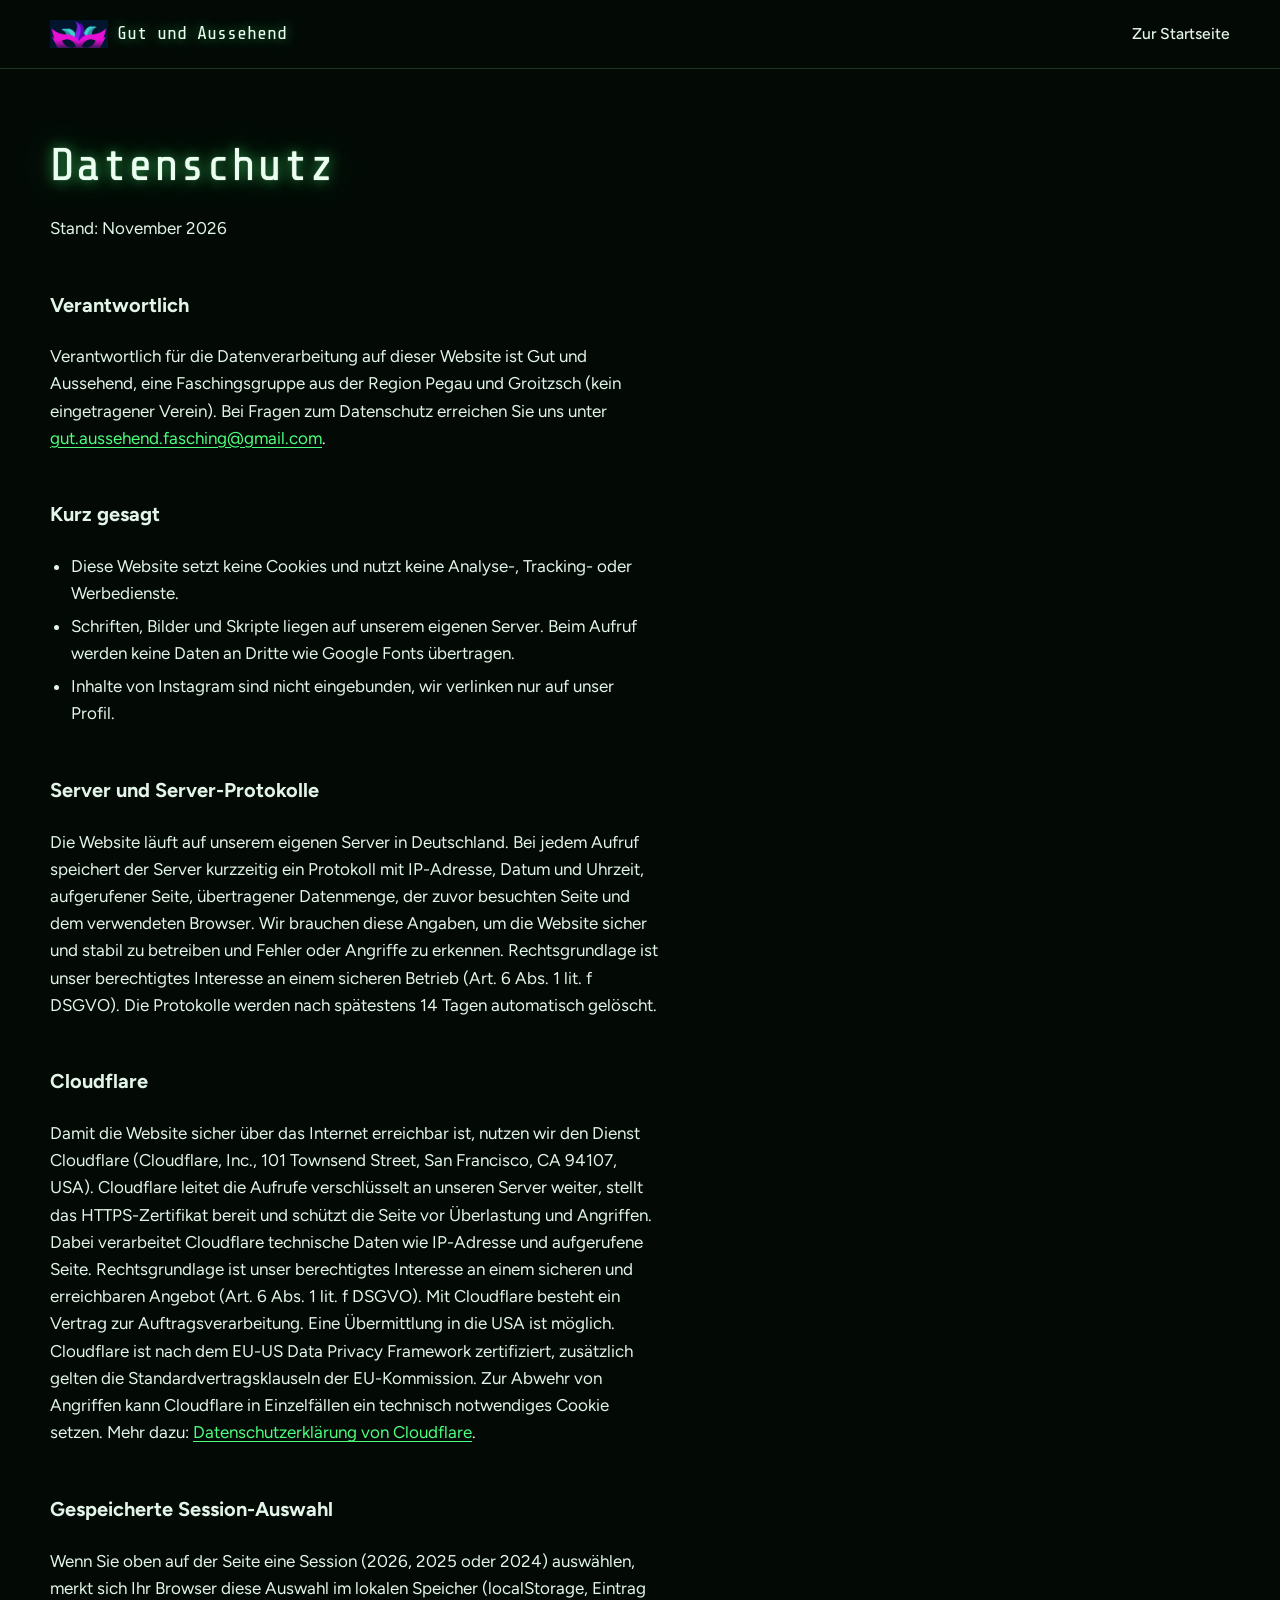
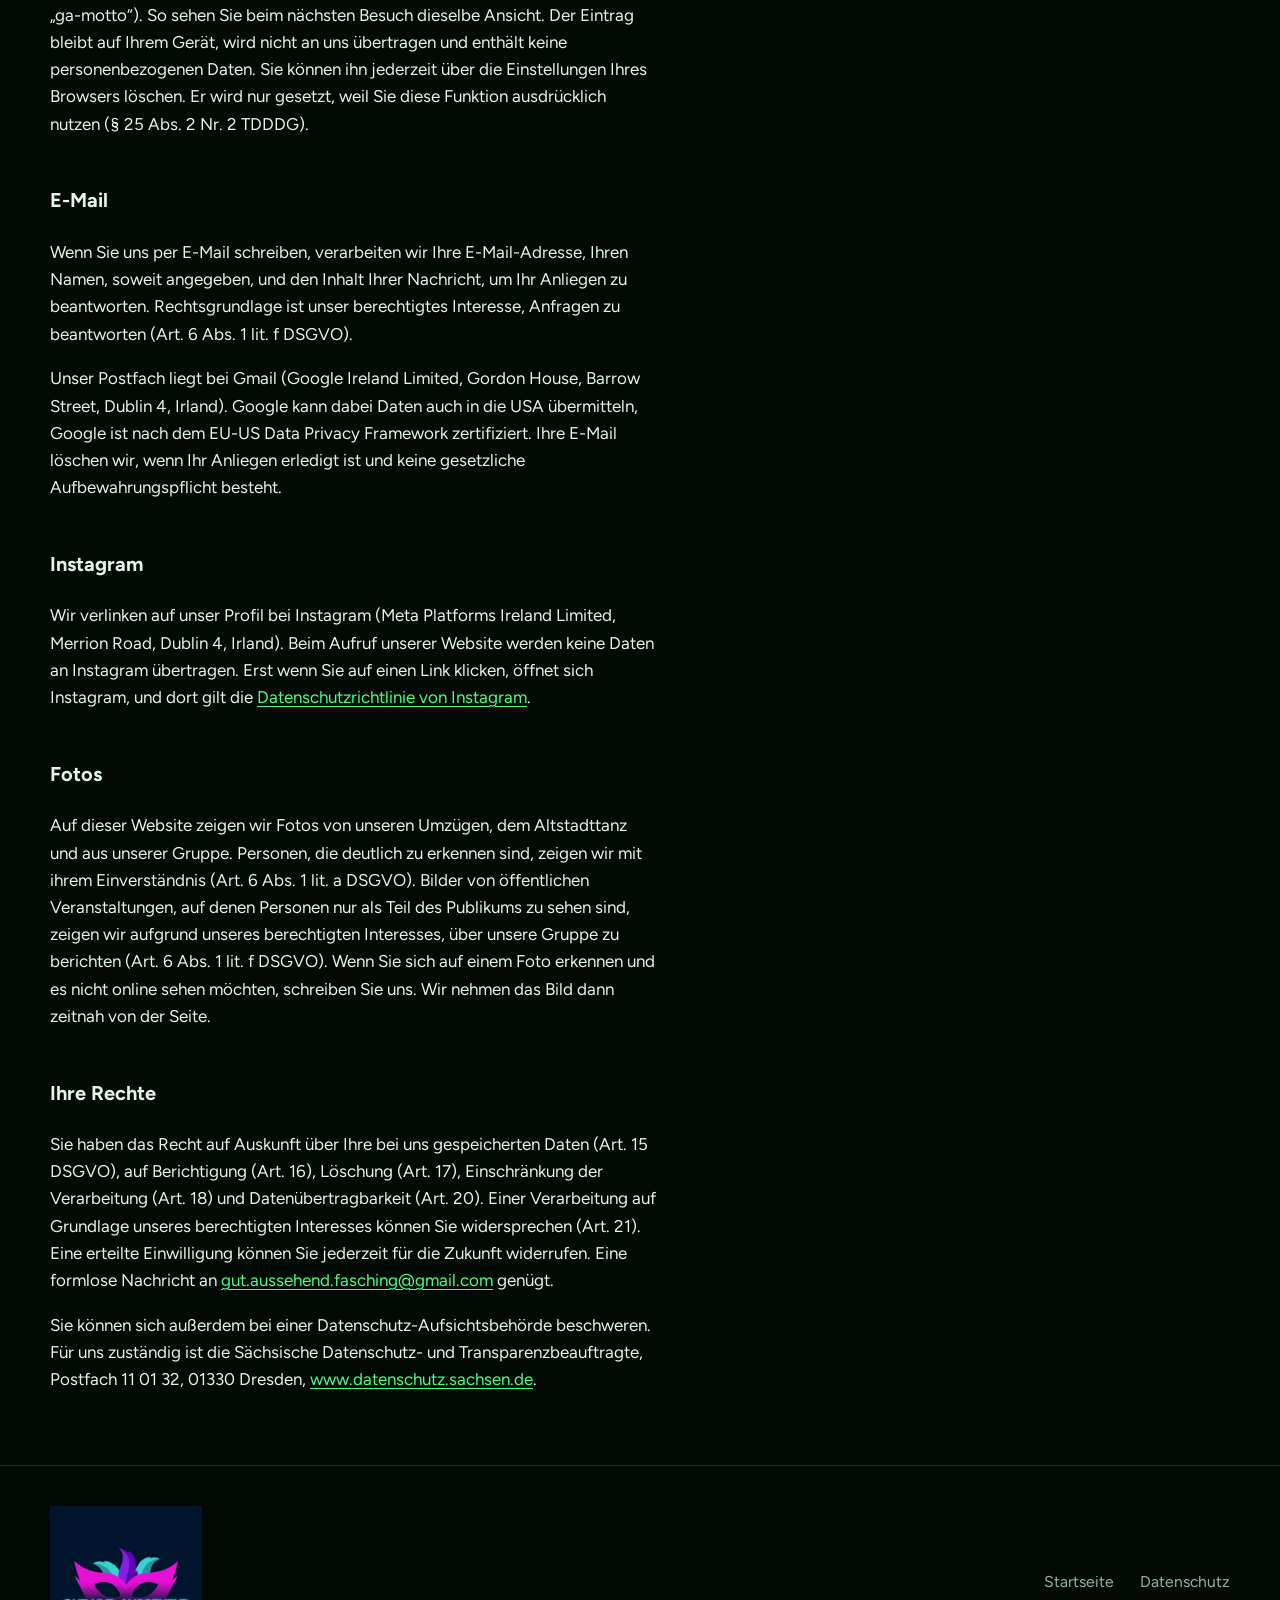
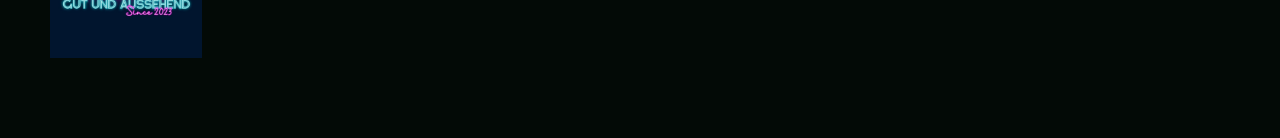
<file: datenschutz.html>
<!doctype html>
<html lang="de" data-motto="matrix">
<head>
<meta charset="utf-8">
<meta name="viewport" content="width=device-width, initial-scale=1, viewport-fit=cover">
<title>Datenschutz – Gut und Aussehend</title>
<meta name="theme-color" content="#05152c">
<link rel="icon" href="/favicon.ico" sizes="48x48">
<link rel="icon" type="image/png" sizes="96x96" href="/assets/img/favicon-96.png">
<link rel="icon" type="image/png" sizes="192x192" href="/assets/img/favicon-192.png">
<link rel="stylesheet" href="assets/css/site.css?v=20261117a">
</head>
<body>
<script>
  /* Gewählte Session vor dem ersten Zeichnen setzen, damit die Seite nicht kurz im falschen Look erscheint. */
  try { var gaM = localStorage.getItem("ga-motto"); if (/^(matrix|wip|up)$/.test(gaM || "")) document.documentElement.setAttribute("data-motto", gaM); } catch (e) {}
</script>
<header class="site-head">
  <div class="wrap site-head__in">
    <a class="brand" href="index.html" aria-label="Gut und Aussehend, zur Startseite">
      <img src="assets/img/logo-maske.png" width="288" height="138" alt="">
      <span>Gut und Aussehend</span>
    </a>
    <nav class="nav" aria-label="Navigation"><a href="index.html">Zur Startseite</a></nav>
  </div>
</header>
<main class="wrap legal">
  <h1 class="neon">Datenschutz</h1>
  <div class="prose">
    <p>Stand: November 2026</p>

    <h2>Verantwortlich</h2>
    <p>Verantwortlich für die Datenverarbeitung auf dieser Website ist Gut und Aussehend, eine Faschingsgruppe aus der Region Pegau und Groitzsch (kein eingetragener Verein). Bei Fragen zum Datenschutz erreichen Sie uns unter <a href="mailto:gut.aussehend.fasching@gmail.com">gut.aussehend.fasching@gmail.com</a>.</p>

    <h2>Kurz gesagt</h2>
    <ul>
      <li>Diese Website setzt keine Cookies und nutzt keine Analyse-, Tracking- oder Werbedienste.</li>
      <li>Schriften, Bilder und Skripte liegen auf unserem eigenen Server. Beim Aufruf werden keine Daten an Dritte wie Google Fonts übertragen.</li>
      <li>Inhalte von Instagram sind nicht eingebunden, wir verlinken nur auf unser Profil.</li>
    </ul>

    <h2>Server und Server-Protokolle</h2>
    <p>Die Website läuft auf unserem eigenen Server in Deutschland. Bei jedem Aufruf speichert der Server kurzzeitig ein Protokoll mit IP-Adresse, Datum und Uhrzeit, aufgerufener Seite, übertragener Datenmenge, der zuvor besuchten Seite und dem verwendeten Browser. Wir brauchen diese Angaben, um die Website sicher und stabil zu betreiben und Fehler oder Angriffe zu erkennen. Rechtsgrundlage ist unser berechtigtes Interesse an einem sicheren Betrieb (Art. 6 Abs. 1 lit. f DSGVO). Die Protokolle werden nach spätestens 14 Tagen automatisch gelöscht.</p>

    <h2>Cloudflare</h2>
    <p>Damit die Website sicher über das Internet erreichbar ist, nutzen wir den Dienst Cloudflare (Cloudflare, Inc., 101 Townsend Street, San Francisco, CA 94107, USA). Cloudflare leitet die Aufrufe verschlüsselt an unseren Server weiter, stellt das HTTPS-Zertifikat bereit und schützt die Seite vor Überlastung und Angriffen. Dabei verarbeitet Cloudflare technische Daten wie IP-Adresse und aufgerufene Seite. Rechtsgrundlage ist unser berechtigtes Interesse an einem sicheren und erreichbaren Angebot (Art. 6 Abs. 1 lit. f DSGVO). Mit Cloudflare besteht ein Vertrag zur Auftragsverarbeitung. Eine Übermittlung in die USA ist möglich. Cloudflare ist nach dem EU-US Data Privacy Framework zertifiziert, zusätzlich gelten die Standardvertragsklauseln der EU-Kommission. Zur Abwehr von Angriffen kann Cloudflare in Einzelfällen ein technisch notwendiges Cookie setzen. Mehr dazu: <a href="https://www.cloudflare.com/de-de/privacypolicy/" rel="noopener">Datenschutzerklärung von Cloudflare</a>.</p>

    <h2>Gespeicherte Session-Auswahl</h2>
    <p>Wenn Sie oben auf der Seite eine Session (2026, 2025 oder 2024) auswählen, merkt sich Ihr Browser diese Auswahl im lokalen Speicher (localStorage, Eintrag „ga-motto“). So sehen Sie beim nächsten Besuch dieselbe Ansicht. Der Eintrag bleibt auf Ihrem Gerät, wird nicht an uns übertragen und enthält keine personenbezogenen Daten. Sie können ihn jederzeit über die Einstellungen Ihres Browsers löschen. Er wird nur gesetzt, weil Sie diese Funktion ausdrücklich nutzen (§ 25 Abs. 2 Nr. 2 TDDDG).</p>

    <h2 id="email">E-Mail</h2>
    <p>Wenn Sie uns per E-Mail schreiben, verarbeiten wir Ihre E-Mail-Adresse, Ihren Namen, soweit angegeben, und den Inhalt Ihrer Nachricht, um Ihr Anliegen zu beantworten. Rechtsgrundlage ist unser berechtigtes Interesse, Anfragen zu beantworten (Art. 6 Abs. 1 lit. f DSGVO).</p>
    <p>Unser Postfach liegt bei Gmail (Google Ireland Limited, Gordon House, Barrow Street, Dublin 4, Irland). Google kann dabei Daten auch in die USA übermitteln, Google ist nach dem EU-US Data Privacy Framework zertifiziert. Ihre E-Mail löschen wir, wenn Ihr Anliegen erledigt ist und keine gesetzliche Aufbewahrungspflicht besteht.</p>

    <h2>Instagram</h2>
    <p>Wir verlinken auf unser Profil bei Instagram (Meta Platforms Ireland Limited, Merrion Road, Dublin 4, Irland). Beim Aufruf unserer Website werden keine Daten an Instagram übertragen. Erst wenn Sie auf einen Link klicken, öffnet sich Instagram, und dort gilt die <a href="https://privacycenter.instagram.com/policy" rel="noopener">Datenschutzrichtlinie von Instagram</a>.</p>

    <h2>Fotos</h2>
    <p>Auf dieser Website zeigen wir Fotos von unseren Umzügen, dem Altstadttanz und aus unserer Gruppe. Personen, die deutlich zu erkennen sind, zeigen wir mit ihrem Einverständnis (Art. 6 Abs. 1 lit. a DSGVO). Bilder von öffentlichen Veranstaltungen, auf denen Personen nur als Teil des Publikums zu sehen sind, zeigen wir aufgrund unseres berechtigten Interesses, über unsere Gruppe zu berichten (Art. 6 Abs. 1 lit. f DSGVO). Wenn Sie sich auf einem Foto erkennen und es nicht online sehen möchten, schreiben Sie uns. Wir nehmen das Bild dann zeitnah von der Seite.</p>

    <h2>Ihre Rechte</h2>
    <p>Sie haben das Recht auf Auskunft über Ihre bei uns gespeicherten Daten (Art. 15 DSGVO), auf Berichtigung (Art. 16), Löschung (Art. 17), Einschränkung der Verarbeitung (Art. 18) und Datenübertragbarkeit (Art. 20). Einer Verarbeitung auf Grundlage unseres berechtigten Interesses können Sie widersprechen (Art. 21). Eine erteilte Einwilligung können Sie jederzeit für die Zukunft widerrufen. Eine formlose Nachricht an <a href="mailto:gut.aussehend.fasching@gmail.com">gut.aussehend.fasching@gmail.com</a> genügt.</p>
    <p>Sie können sich außerdem bei einer Datenschutz-Aufsichtsbehörde beschweren. Für uns zuständig ist die Sächsische Datenschutz- und Transparenzbeauftragte, Postfach 11 01 32, 01330 Dresden, <a href="https://www.datenschutz.sachsen.de" rel="noopener">www.datenschutz.sachsen.de</a>.</p>
  </div>
</main>
<footer class="site-foot">
  <div class="wrap site-foot__in">
    <img src="assets/img/logo.png" width="398" height="396" alt="Logo Gut und Aussehend, Since 2023">
    <nav aria-label="Rechtliches"><a href="index.html">Startseite</a><a href="datenschutz.html">Datenschutz</a></nav>
  </div>
</footer>
</body>
</html>
</file>
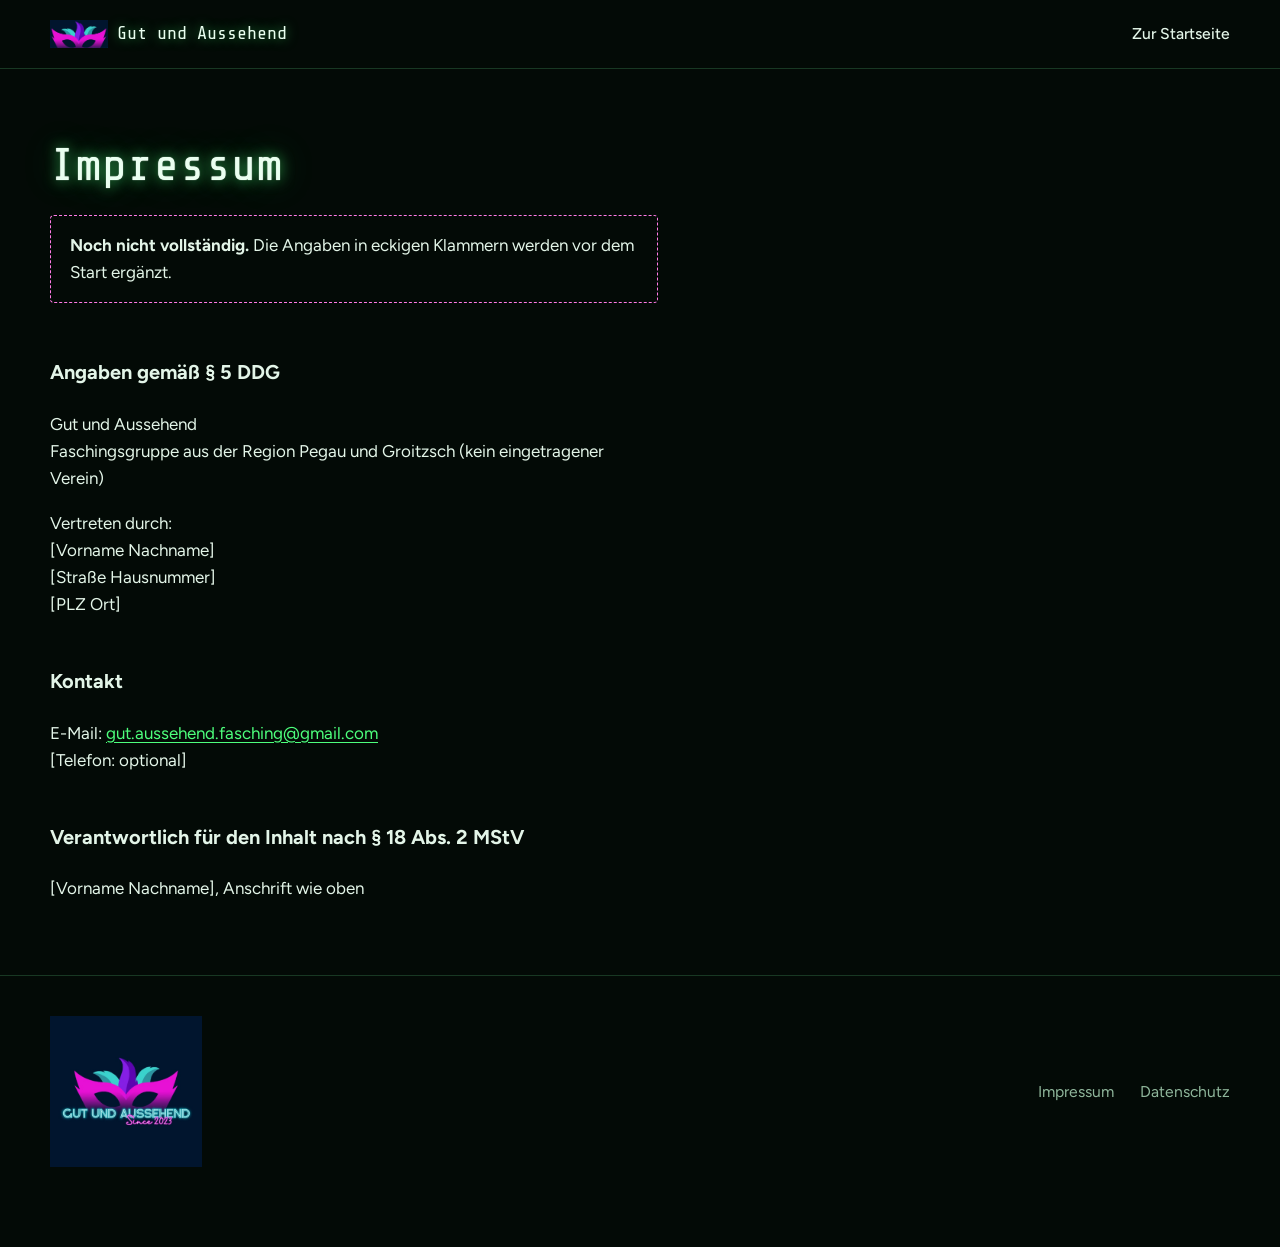
<file: impressum.html>
<!doctype html>
<html lang="de" data-motto="matrix">
<head>
<meta charset="utf-8">
<meta name="viewport" content="width=device-width, initial-scale=1, viewport-fit=cover">
<title>Impressum – Gut und Aussehend</title>
<meta name="theme-color" content="#05152c">
<link rel="icon" type="image/png" href="assets/img/favicon.png">
<link rel="stylesheet" href="assets/css/site.css?v=20261110a">
</head>
<body>
<script>
  /* Gewählte Session vor dem ersten Zeichnen setzen, damit die Seite nicht kurz im falschen Look erscheint. */
  try { var gaM = localStorage.getItem("ga-motto"); if (/^(matrix|wip|up)$/.test(gaM || "")) document.documentElement.setAttribute("data-motto", gaM); } catch (e) {}
</script>
<header class="site-head">
  <div class="wrap site-head__in">
    <a class="brand" href="index.html" aria-label="Gut und Aussehend, zur Startseite">
      <img src="assets/img/logo-maske.png" width="288" height="138" alt="">
      <span>Gut und Aussehend</span>
    </a>
    <nav class="nav" aria-label="Navigation"><a href="index.html">Zur Startseite</a></nav>
  </div>
</header>
<main class="wrap legal">
  <h1 class="neon">Impressum</h1>
  <p class="notice"><strong>Noch nicht vollständig.</strong> Die Angaben in eckigen Klammern werden vor dem Start ergänzt.</p>
  <div class="prose">
    <h2>Angaben gemäß § 5 DDG</h2>
    <p>Gut und Aussehend<br>
    Faschingsgruppe aus der Region Pegau und Groitzsch (kein eingetragener Verein)</p>
    <p>Vertreten durch:<br>
    [Vorname Nachname]<br>
    [Straße Hausnummer]<br>
    [PLZ Ort]</p>

    <h2>Kontakt</h2>
    <p>E-Mail: <a href="mailto:gut.aussehend.fasching@gmail.com">gut.aussehend.fasching@gmail.com</a><br>
    [Telefon: optional]</p>

    <h2>Verantwortlich für den Inhalt nach § 18 Abs. 2 MStV</h2>
    <p>[Vorname Nachname], Anschrift wie oben</p>
  </div>
</main>
<footer class="site-foot">
  <div class="wrap site-foot__in">
    <img src="assets/img/logo.png" width="398" height="396" alt="Logo Gut und Aussehend, Since 2023">
    <nav aria-label="Rechtliches"><a href="impressum.html">Impressum</a><a href="datenschutz.html">Datenschutz</a></nav>
  </div>
</footer>
</body>
</html>
</file>
<file: assets/css/site.css>
/* Gut und Aussehend – Website
   Layout: dunkle Bühne, eine Spalte bis 1180px. Die Fotos tragen die Seite.
   Die ganze Seite wechselt ihr Aussehen mit dem Motto der gewählten Session:
   data-motto am <html>-Element setzt Farben, Schrift und Deko (siehe "Mottos" unten). */

@font-face { font-family: "Tilt Neon"; src: url("../fonts/tilt-neon-400.woff2") format("woff2"); font-weight: 400; font-style: normal; font-display: swap; }
@font-face { font-family: "Figtree"; src: url("../fonts/figtree-var.woff2") format("woff2"); font-weight: 300 900; font-style: normal; font-display: swap; }
@font-face { font-family: "Share Tech Mono"; src: url("../fonts/share-tech-mono-400.woff2") format("woff2"); font-weight: 400; font-style: normal; font-display: swap; }
@font-face { font-family: "Saira Stencil One"; src: url("../fonts/saira-stencil-one-400.woff2") format("woff2"); font-weight: 400; font-style: normal; font-display: swap; }
@font-face { font-family: "Fredoka"; src: url("../fonts/fredoka-var.woff2") format("woff2"); font-weight: 300 700; font-style: normal; font-display: swap; }
@font-face { font-family: "Yellowtail"; src: url("../fonts/yellowtail-400.woff2") format("woff2"); font-weight: 400; font-style: normal; font-display: swap; }

:root {
  color-scheme: dark;

  /* Farben aus dem Logo */
  --night: #05152c;      /* Logo-Hintergrund, Seitenfläche */
  --deep: #030d1c;       /* Fußzeile, Bildhintergründe */
  --raised: #0b2242;     /* abgesetzte Flächen */
  --line: #1c3a63;       /* Haarlinien */
  --ink: #edf5fb;        /* Fließtext */
  --muted: #a3b8cd;      /* Nebentext */
  --magenta: #d432ce;    /* Maske */
  --pink: #ff7be6;       /* Neonpink für Schrift */
  --violet: #7a28dc;     /* mittlere Feder */
  --cyan: #7fe4e2;       /* Neonschriftzug */
  --matrix: #4dff7c;     /* nur im Abschnitt zum Wagen 2026 */
  --hazard: #ffd21f;     /* nur beim Motto Work in Progress */
  --sky: #8fd3ff;        /* nur beim Motto Up */
  --paper: #f3f7fb;      /* helle Flächen, z. B. Sprunglink */

  /* Rollen, die jedes Motto neu belegt */
  --accent: var(--cyan);         /* Links, Auszeichnungen, Leuchtschrift */
  --accent-rgb: 127, 228, 226;
  --accent2: var(--pink);        /* Zweitfarbe: Schreibschrift, Preise, Kennzahlen */
  --accent2-rgb: 255, 123, 230;
  --heading: #f4ffff;            /* Farbe der Leuchtschrift */
  --btn-a: #c21fbd;
  --btn-b: var(--violet);
  --btn-ink: #ffffff;
  --paper-ink: #0b1b33;
  --draft: #ff7be6;      /* Entwurfsmarkierungen, unabhängig vom Motto */

  /* Schrift */
  --f-display: "Tilt Neon", "Trebuchet MS", "Segoe UI", system-ui, sans-serif;
  --f-body: "Figtree", "Segoe UI", system-ui, -apple-system, "Helvetica Neue", Arial, sans-serif;
  --f-script: "Yellowtail", "Brush Script MT", "Segoe Script", cursive;
  --f-mono: ui-monospace, "SF Mono", Menlo, Consolas, monospace;

  --t-hero: clamp(2.5rem, 5.4vw, 4.4rem);
  --t-h2: clamp(1.9rem, 3.6vw, 2.9rem);
  --t-h3: 1.3rem;
  --t-body: 1.0625rem;
  --t-small: 0.9rem;

  --gutter: clamp(16px, 4vw, 40px);
  --gap: 12px;
  --radius: 4px;
  --glow-cyan: 0 0 1px #fff, 0 0 14px rgba(var(--accent-rgb), 0.7), 0 0 38px rgba(var(--accent-rgb), 0.3);
  --glow-pink: 0 0 12px rgba(var(--accent2-rgb), 0.65), 0 0 34px rgba(var(--accent2-rgb), 0.3);
}

*, *::before, *::after { box-sizing: border-box; }

html { scroll-behavior: smooth; scroll-padding-top: 9.8rem; -webkit-text-size-adjust: 100%; }

body {
  margin: 0;
  background: var(--night);
  color: var(--ink);
  font-family: var(--f-body);
  font-size: var(--t-body);
  line-height: 1.6;
  overflow-x: hidden;
  transition: background-color 0.4s ease, color 0.4s ease;
}

[hidden] { display: none !important; }
img { display: block; max-width: 100%; height: auto; }
a { color: var(--accent); text-underline-offset: 0.18em; }
a:hover { color: var(--heading); }
:focus-visible { outline: 2px solid var(--accent); outline-offset: 3px; border-radius: 2px; }
p { margin: 0; }
ul, ol { margin: 0; padding: 0; list-style: none; }
h1, h2, h3 { margin: 0; font-weight: 400; text-wrap: balance; }

.wrap { width: min(100% - 2 * var(--gutter), 1180px); margin-inline: auto; }
.sr-only { position: absolute; width: 1px; height: 1px; overflow: hidden; clip-path: inset(50%); white-space: nowrap; }
.skip { position: absolute; left: var(--gutter); top: -4rem; z-index: 50; background: var(--paper); color: var(--paper-ink); padding: 0.6rem 1rem; border-radius: var(--radius); }
.skip:focus { top: 0.6rem; color: var(--paper-ink); }

/* ---------- Schriftrollen ---------- */
.neon { font-family: var(--f-display); color: var(--heading); text-shadow: var(--glow-cyan); letter-spacing: 0.01em; line-height: 1.08; }
.script { font-family: var(--f-script); color: var(--accent2); text-shadow: var(--glow-pink); font-size: 1.7rem; line-height: 1; }
.lead { font-size: 1.2rem; line-height: 1.55; color: var(--ink); max-width: 36rem; }
.prose { display: grid; gap: 1.1rem; max-width: 38rem; min-width: 0; }
.prose p { color: var(--ink); }
.small { font-size: var(--t-small); color: var(--muted); }

/* ---------- Buttons ---------- */
.btn {
  display: inline-flex; align-items: center; justify-content: center; gap: 0.5rem;
  min-height: 3rem; padding: 0.7rem 1.5rem;
  font: 700 1rem/1.2 var(--f-body); letter-spacing: 0.01em; text-decoration: none;
  color: var(--btn-ink); background: linear-gradient(135deg, var(--btn-a), var(--btn-b));
  border: 0; border-radius: 999px; cursor: pointer;
  box-shadow: 0 0 0 1px rgba(var(--accent2-rgb), 0.35), 0 6px 26px rgba(var(--accent2-rgb), 0.35);
  transition: box-shadow 0.2s ease, transform 0.2s ease;
}
.btn:hover { color: var(--btn-ink); box-shadow: 0 0 0 1px rgba(var(--accent2-rgb), 0.7), 0 8px 34px rgba(var(--accent2-rgb), 0.55); transform: translateY(-1px); }
.btn--ghost { background: transparent; color: var(--accent); box-shadow: inset 0 0 0 1.5px var(--accent); }
.btn--ghost:hover { color: #fff; box-shadow: inset 0 0 0 1.5px #fff, 0 0 22px rgba(var(--accent-rgb), 0.35); }
.btn--small { min-height: 2.5rem; padding: 0.45rem 1.1rem; font-size: 0.95rem; }

/* ---------- Kopf ---------- */
.site-head { position: sticky; top: env(safe-area-inset-top, 0px); z-index: 40; background: var(--night); border-bottom: 1px solid var(--line); }
.site-head__in { display: flex; align-items: center; justify-content: space-between; gap: 1rem; min-height: 4.25rem; flex-wrap: wrap; }
.brand { display: inline-flex; align-items: center; gap: 0.6rem; text-decoration: none; color: var(--heading); }
.brand img { width: 3.6rem; height: auto; }
.brand span { font-family: var(--f-display); font-size: 1.15rem; text-shadow: 0 0 12px rgba(var(--accent-rgb), 0.55); white-space: nowrap; }
.nav { display: flex; align-items: center; gap: clamp(0.9rem, 2vw, 1.7rem); flex-wrap: wrap; }
.nav a:not(.btn) { color: var(--ink); text-decoration: none; font-weight: 500; font-size: 0.98rem; padding-block: 0.4rem; }
.nav a:not(.btn):hover { color: var(--accent); }
.nav-toggle { display: none; align-items: center; gap: 0.5rem; min-height: 2.6rem; padding: 0.4rem 0.9rem; background: transparent; color: var(--ink); font: 600 0.95rem var(--f-body); border: 1px solid var(--line); border-radius: 999px; cursor: pointer; }
.nav-toggle::before { content: ""; width: 1.1rem; height: 0.7rem; border-block: 2px solid currentColor; }

@media (max-width: 899px) {
  .js .nav-toggle { display: inline-flex; }
  .js .nav { display: none; width: 100%; flex-direction: column; align-items: flex-start; gap: 0.2rem; padding-bottom: 1rem; }
  .js .nav.is-open { display: flex; }
  .js .nav a:not(.btn) { width: 100%; padding-block: 0.7rem; border-bottom: 1px solid var(--line); font-size: 1.05rem; }
  .js .nav .btn { margin-top: 0.8rem; }
}

/* ---------- Session-Auswahl im Kopf ---------- */
.motto-row { display: flex; align-items: center; gap: 0.9rem; padding-block: 0 0.7rem; }
.motto-row__label { font: 600 0.78rem/1.2 var(--f-body); letter-spacing: 0.14em; text-transform: uppercase; color: var(--muted); }
.motto-bar { display: flex; flex-wrap: wrap; gap: 0.5rem; min-width: 0; }
.motto-bar button { display: inline-flex; flex-direction: column; align-items: flex-start; gap: 0.1rem; min-height: 2.6rem; padding: 0.42rem 1.15rem 0.48rem; text-align: left; background: transparent; color: var(--ink); font: 600 0.95rem/1.15 var(--f-body); border: 1.5px solid var(--line); border-radius: 1.1rem; cursor: pointer; transition: border-color 0.2s ease, background-color 0.3s ease, color 0.3s ease; }
.motto-bar button .mb__top { display: inline-flex; align-items: baseline; gap: 0.45rem; }
.motto-bar button .mb__year { font-variant-numeric: tabular-nums; color: var(--muted); font-weight: 500; }
.motto-bar button .mb__sub { font-size: 0.76rem; font-weight: 500; color: var(--muted); letter-spacing: 0.01em; }
.motto-bar button:hover { border-color: var(--accent); }
.motto-bar button[aria-pressed="true"] { background: var(--accent); border-color: var(--accent); color: var(--btn-ink-on-accent); box-shadow: 0 0 22px rgba(var(--accent-rgb), 0.35); }
.motto-bar button[aria-pressed="true"] .mb__year, .motto-bar button[aria-pressed="true"] .mb__sub { color: inherit; opacity: 0.8; }
@media (max-width: 640px) {
  .motto-row__label { display: none; }
  .motto-bar { flex-wrap: nowrap; width: 100%; }
  .motto-bar { gap: 0.4rem; }
  .motto-bar button { flex: 1 1 0; min-width: 0; align-items: center; text-align: center; gap: 0.05rem; min-height: 2.9rem; padding: 0.32rem 0.35rem 0.38rem; font-size: 0.8rem; line-height: 1.12; border-radius: 0.9rem; }
  .motto-bar button .mb__top { flex-direction: column; align-items: center; gap: 0; }
  .motto-bar button .mb__year { font-size: 0.68rem; }
  .motto-bar button .mb__sub { font-size: 0.64rem; }
}
.site-head::after { content: ""; display: none; height: 0.45rem; background: repeating-linear-gradient(-45deg, var(--hazard) 0 1rem, #0c0c0c 1rem 2rem); }
:root[data-motto="wip"] .site-head { border-bottom: 0; }
:root[data-motto="wip"] .site-head::after { display: block; }

/* ---------- Hero ---------- */
.hero { position: relative; overflow: hidden; isolation: isolate; }
.hero__media { position: absolute; inset: 0 auto 0 0; width: 60%; z-index: -1; }
.hero__media img[data-for="up"] { object-position: 55% 45%; }
.hero__media img[data-for="wip"] { object-position: 45% 55%; }
.hero__media img { position: absolute; inset: 0; width: 100%; height: 100%; object-fit: cover; object-position: 24% 62%; -webkit-mask-image: linear-gradient(90deg, #000 58%, transparent 100%); mask-image: linear-gradient(90deg, #000 58%, transparent 100%); }
.hero__in { display: grid; grid-template-columns: minmax(0, 1fr) minmax(0, 31rem); align-items: center; min-height: clamp(27rem, 45vw, 38rem); padding-block: 3.5rem; }
.hero__text { grid-column: 2; display: grid; gap: 1.3rem; justify-items: start; min-width: 0; }
.hero h1 { font-size: var(--t-hero); }
.hero__proof { display: inline-flex; align-items: baseline; gap: 0.6rem; flex-wrap: wrap; padding: 0.5rem 0.9rem; border: 1px solid rgba(var(--accent2-rgb), 0.5); border-radius: 999px; font-size: 0.95rem; color: var(--ink); text-decoration: none; }
.hero__proof strong { color: var(--accent2); font-weight: 700; }
.hero__proof:hover { color: #fff; border-color: var(--accent2); }
.hero__awards { display: grid; gap: 0.55rem; }
.hero__awards-label { font-size: 0.78rem; font-weight: 700; letter-spacing: 0.16em; text-transform: uppercase; color: var(--muted); }
.hero__awards ul { display: grid; justify-items: start; gap: 0.45rem; }
.hero__awards .hero__proof { font-size: 0.9rem; padding: 0.4rem 0.8rem; }
.hero__cta { display: flex; flex-wrap: wrap; gap: 0.8rem; }

@media (max-width: 899px) {
  .hero__media { position: relative; width: 100%; aspect-ratio: 4 / 3; }
  .hero__media img[data-for="matrix"] { object-position: 30% 60%; }
  .hero__media img { -webkit-mask-image: linear-gradient(180deg, #000 62%, transparent 100%); mask-image: linear-gradient(180deg, #000 62%, transparent 100%); }
  .hero__in { grid-template-columns: minmax(0, 1fr); min-height: 0; padding-block: 0 3rem; margin-top: -2.5rem; }
  .hero__text { grid-column: 1; }
}

/* ---------- Kennzahlen ---------- */
.facts { display: grid; grid-template-columns: repeat(4, minmax(0, 1fr)); border-block: 1px solid var(--line); }
.facts li { display: grid; gap: 0.2rem; align-content: start; padding: 1.4rem 1.2rem; border-left: 1px solid var(--line); min-width: 0; }
.facts li:first-child { border-left: 0; padding-left: 0; }
.facts strong { font-family: var(--f-display); font-weight: 400; font-size: clamp(1.9rem, 3.4vw, 2.6rem); line-height: 1.05; color: #fff; text-shadow: var(--glow-pink); font-variant-numeric: tabular-nums; }
.facts li > span { color: var(--muted); font-size: 0.98rem; line-height: 1.4; }
@media (max-width: 760px) {
  .facts { grid-template-columns: repeat(2, minmax(0, 1fr)); }
  .facts li { padding: 1.1rem 0.9rem; }
  .facts li:nth-child(odd) { border-left: 0; padding-left: 0; }
  .facts li:nth-child(n + 3) { border-top: 1px solid var(--line); }
}

/* ---------- Abschnitte ---------- */
.section { padding-block: clamp(3.5rem, 8vw, 6.5rem); position: relative; }
.section--band { background: var(--deep); }
.section__head { display: grid; gap: 0.5rem; margin-bottom: clamp(1.8rem, 4vw, 2.8rem); max-width: 46rem; }
.section__head h2 { font-size: var(--t-h2); }
.section__head .lead { margin-top: 0.6rem; }
.eyebrow { font: 600 0.82rem/1.2 var(--f-body); letter-spacing: 0.14em; text-transform: uppercase; color: var(--accent); }
.split { display: grid; grid-template-columns: minmax(0, 5fr) minmax(0, 6fr); gap: clamp(1.8rem, 5vw, 4rem); align-items: start; }
@media (max-width: 899px) { .split { grid-template-columns: minmax(0, 1fr); } }

/* ---------- Fotos ---------- */
.shot { display: block; position: relative; overflow: hidden; border-radius: var(--radius); background: var(--deep); cursor: zoom-in; }
.shot img { width: 100%; transition: transform 0.5s ease, filter 0.3s ease; }
.shot:hover img { transform: scale(1.025); filter: brightness(1.08); }
.shot:focus-visible { outline-offset: 2px; }

.collage { display: grid; grid-template-columns: minmax(0, 1.05fr) minmax(0, 1fr); gap: var(--gap); }
.collage .shot:first-child { grid-row: span 2; }
.collage .shot img { height: 100%; object-fit: cover; }
.collage .shot:not(:first-child) { aspect-ratio: 4 / 3; }

.feature { display: grid; grid-template-columns: minmax(0, 7fr) minmax(0, 4fr); gap: clamp(1.4rem, 3.5vw, 2.6rem); align-items: center; margin-bottom: var(--gap); }
.feature--wide { grid-template-columns: minmax(0, 1fr); }
@media (max-width: 899px) { .feature { grid-template-columns: minmax(0, 1fr); } }

.year-panel[hidden] { display: none; }

.gallery { columns: 3; column-gap: var(--gap); margin-top: var(--gap); }
.gallery .shot { break-inside: avoid; margin-bottom: var(--gap); }
@media (max-width: 760px) { .gallery { columns: 2; } }

/* ---------- Auszeichnung ---------- */
.award { display: grid; grid-template-columns: minmax(0, 7.5rem) minmax(0, 1fr); gap: 1.2rem; align-items: center; }
.award .shot { aspect-ratio: 2 / 3; }
.award .shot img { height: 100%; object-fit: cover; }
.award__place { font-family: var(--f-display); font-size: 2rem; line-height: 1.05; color: #fff; text-shadow: var(--glow-pink); }
.award__text { display: grid; gap: 0.35rem; min-width: 0; }
.awards { display: grid; gap: 1.2rem; }
.section__head .awards { margin-top: clamp(1.4rem, 3vw, 2rem); }
.award--tall .shot img { object-position: center top; }

/* ---------- Matrix-Band (nur Motto 2026) ---------- */
.code { position: absolute; inset: 0 0 auto 0; height: 15rem; overflow: hidden; pointer-events: none; display: flex; justify-content: space-between; padding-inline: 2vw; opacity: 0.2; -webkit-mask-image: linear-gradient(180deg, #000 0%, transparent 92%); mask-image: linear-gradient(180deg, #000 0%, transparent 92%); }
.code span { font: 600 0.95rem/1.25 var(--f-mono); color: var(--matrix); writing-mode: vertical-rl; text-orientation: upright; letter-spacing: 0.12em; white-space: nowrap; text-shadow: 0 0 8px rgba(77, 255, 124, 0.8); animation: code-fall 14s linear infinite; }
@keyframes code-fall { from { transform: translateY(-50%); } to { transform: translateY(0); } }

/* ---------- Wagen: ein Block pro Motto ---------- */
.section--motto .wrap { position: relative; }
/* Ohne JavaScript stehen die Mottos untereinander. */
.motto + .motto { margin-top: clamp(3rem, 7vw, 5rem); }

/* ---------- Deko je Motto (Matrix-Code, Baustellenband, Ballons) ---------- */
.code, .tape, .balloons { display: none; }
:root[data-motto="matrix"] .code { display: flex; }
:root[data-motto="wip"] .tape { display: block; }
:root[data-motto="up"] .balloons { display: block; }
.balloons { position: absolute; inset: 0 0 auto 0; height: 13rem; overflow: hidden; pointer-events: none; --rise: 19rem; }
.balloons span { position: absolute; bottom: -4rem; width: 2.2rem; height: 2.7rem; border-radius: 50% 50% 48% 48%; opacity: 0.85; animation: balloon-rise 16s linear infinite; }
.balloons span::after { content: ""; position: absolute; left: 50%; top: 100%; width: 1px; height: 2.4rem; background: rgba(255, 255, 255, 0.35); }
@keyframes balloon-rise { from { transform: translateY(0); } to { transform: translateY(calc(-1 * var(--rise))); } }
.tape { position: absolute; inset: 0 0 auto 0; height: 1.1rem; pointer-events: none; background: repeating-linear-gradient(-45deg, var(--hazard) 0 1.4rem, #0c0c0c 1.4rem 2.8rem); }

/* Deko im Aufmacher: rechts hinter dem Text */
.hero__deco { position: absolute; inset: 0 0 0 42%; z-index: -1; pointer-events: none; }
.hero__deco .code { inset: 0; height: auto; opacity: 0.16; -webkit-mask-image: linear-gradient(90deg, transparent 0%, #000 30%); mask-image: linear-gradient(90deg, transparent 0%, #000 30%); }
/* Ballons steigen über dem Foto auf, nicht über dem Text */
:root[data-motto="up"] .hero__deco { inset: 0; }
.hero__deco .balloons { inset: 0 auto 0 0; width: 58%; height: auto; --rise: 46rem; }
:root[data-motto="up"] .hero__deco .code { display: none; }
@media (max-width: 899px) {
  .hero__deco { inset: 0; }
  .hero__deco .code { opacity: 0.12; }
  .hero__deco .balloons { inset: 0 0 auto 0; width: auto; height: 62vw; --rise: 70vw; }
}

.soon { display: grid; grid-template-columns: repeat(3, minmax(0, 1fr)); gap: var(--gap); }
.soon__tile { display: grid; place-items: center; aspect-ratio: 4 / 3; border: 1.5px dashed var(--line); border-radius: var(--radius); color: var(--muted); font-size: var(--t-small); }
@media (max-width: 760px) { .soon { grid-template-columns: repeat(2, minmax(0, 1fr)); } }

/* ---------- Vorstand ---------- */
.people { display: grid; grid-template-columns: repeat(3, minmax(0, 1fr)); gap: var(--gap); margin-top: clamp(2rem, 5vw, 3.2rem); }
.person { display: grid; grid-template-columns: 3.4rem minmax(0, 1fr); gap: 0.9rem; align-items: center; padding: 1rem; border: 1px solid var(--line); border-radius: var(--radius); }
.person__pic { width: 3.4rem; aspect-ratio: 1; border-radius: 50%; background: var(--raised); border: 1px dashed var(--muted); }
.person strong { display: block; font-weight: 600; }
.person span { color: var(--muted); font-size: var(--t-small); }
@media (max-width: 760px) { .people { grid-template-columns: minmax(0, 1fr); } }

/* ---------- Termine ---------- */
.dates { border-top: 1px solid var(--line); }
.dates li { display: grid; grid-template-columns: minmax(0, 11rem) minmax(0, 1fr) auto; gap: 0.3rem 1.5rem; align-items: baseline; padding-block: 1.1rem; border-bottom: 1px solid var(--line); }
.dates__when { font-family: var(--f-display); font-size: 1.35rem; color: var(--accent); font-variant-numeric: tabular-nums; }
.dates__what { min-width: 0; }
.dates__what strong { display: block; font-weight: 600; font-size: 1.1rem; }
.dates__what span { color: var(--muted); font-size: var(--t-small); }
.chip { display: inline-block; padding: 0.2rem 0.65rem; border: 1px solid var(--line); border-radius: 999px; font-size: 0.8rem; color: var(--muted); white-space: nowrap; }
@media (max-width: 640px) { .dates li { grid-template-columns: minmax(0, 1fr); } .dates .chip { justify-self: start; } }


.note { margin-top: 1.2rem; }

/* ---------- Kontakt ---------- */
.contact { display: grid; gap: 1rem; padding: clamp(1.4rem, 3vw, 2rem); background: var(--raised); border-radius: var(--radius); min-width: 0; }
.contact__mail { display: flex; flex-wrap: wrap; align-items: center; gap: 0.7rem; }
.contact__mail a { font: 600 clamp(1.05rem, 2.2vw, 1.3rem) var(--f-body); overflow-wrap: anywhere; user-select: all; }
.copy { min-height: 2.4rem; padding: 0.35rem 0.9rem; background: transparent; color: var(--ink); font: 600 0.9rem var(--f-body); border: 1px solid var(--line); border-radius: 999px; cursor: pointer; }
.copy:hover { border-color: var(--accent); }

/* ---------- Fuß ---------- */
.site-foot { background: var(--night); border-top: 1px solid var(--line); padding-block: 2.5rem calc(5rem + env(safe-area-inset-bottom, 0px)); }
.site-foot__in { display: flex; flex-wrap: wrap; align-items: center; justify-content: space-between; gap: 1.5rem; }
.site-foot img { width: 9.5rem; }
.site-foot nav { display: flex; flex-wrap: wrap; gap: 0.5rem 1.6rem; }
.site-foot nav a, .site-foot nav span { color: var(--muted); text-decoration: none; font-size: 0.98rem; }
.site-foot nav a:hover { color: var(--accent); }

/* ---------- Großansicht ---------- */
.lightbox { padding: 0; border: 0; background: transparent; max-width: 100vw; max-height: 100vh; color: var(--ink); overflow: visible; }
.lightbox::backdrop { background: rgba(3, 13, 28, 0.94); }
.lightbox figure { margin: 0; display: grid; gap: 0.7rem; justify-items: center; }
.lightbox img { max-width: 94vw; max-height: 80vh; width: auto; height: auto; border-radius: var(--radius); }
.lightbox figcaption { max-width: min(94vw, 44rem); text-align: center; color: var(--muted); font-size: 0.95rem; }
.lightbox__bar { display: flex; justify-content: center; gap: 0.6rem; margin-top: 0.8rem; }
.lightbox__bar button { min-width: 2.8rem; min-height: 2.8rem; padding: 0.4rem 1rem; background: var(--raised); color: var(--ink); font: 600 0.95rem var(--f-body); border: 1px solid var(--line); border-radius: 999px; cursor: pointer; }
.lightbox__bar button:hover { border-color: var(--accent); }

/* ---------- Rechtstexte ---------- */
.legal { padding-block: clamp(2.5rem, 6vw, 4.5rem); }
.legal h1 { font-size: var(--t-h2); margin-bottom: 1.5rem; }
.legal h2 { font: 700 1.25rem/1.3 var(--f-body); margin-top: 2rem; margin-bottom: 0.5rem; }
.legal .prose ul { list-style: disc; padding-left: 1.3rem; display: grid; gap: 0.35rem; }
.notice { padding: 1rem 1.2rem; border: 1.5px dashed var(--draft); border-radius: var(--radius); color: var(--ink); max-width: 38rem; margin-bottom: 1.5rem; }


@media (prefers-reduced-motion: reduce) {
  html { scroll-behavior: auto; }
  .code span, .balloons span { animation: none; }
  .shot img, .btn, .motto-bar button, body { transition: none; }
  .shot:hover img { transform: none; }
}

/* ==========================================================================
   Mottos: jede Session färbt die ganze Seite.
   Ein neues Motto bekommt hier einen eigenen Block mit denselben Variablen.
   ========================================================================== */
:root { --btn-ink-on-accent: #04121f; }

/* 2026 · Gefangen in der Matrix: schwarz, Phosphorgrün, rote Pille */
:root[data-motto="matrix"] {
  --night: #030a06; --deep: #010402; --raised: #0b1a10; --line: #183823;
  --ink: #e3f5e8; --muted: #8fb69b;
  --accent: #4dff7c; --accent-rgb: 77, 255, 124;
  --accent2: #ff4f4f; --accent2-rgb: 255, 79, 79;
  --heading: #eafff0;
  --btn-a: #3ef06d; --btn-b: #12a845; --btn-ink: #021006; --btn-ink-on-accent: #021006;
  --f-display: "Share Tech Mono", ui-monospace, "SF Mono", Menlo, Consolas, monospace;
}
:root[data-motto="matrix"] .neon { letter-spacing: 0.02em; }

/* 2025 · Work in Progress: Asphalt, Warngelb, Signalorange, Schablonenschrift */
:root[data-motto="wip"] {
  --night: #151513; --deep: #0d0d0c; --raised: #23221d; --line: #3b382d;
  --ink: #f5f2e9; --muted: #bcb5a0;
  --accent: #ffd21f; --accent-rgb: 255, 210, 31;
  --accent2: #ff7a1a; --accent2-rgb: 255, 122, 26;
  --heading: #fff6d6;
  --btn-a: #ffd21f; --btn-b: #ffaa00; --btn-ink: #151513; --btn-ink-on-accent: #151513;
  --f-display: "Saira Stencil One", "Arial Black", Impact, system-ui, sans-serif;
}
:root[data-motto="wip"] .neon { text-shadow: 0 2px 0 rgba(0, 0, 0, 0.6); color: var(--accent); }
:root[data-motto="wip"] .btn { border-radius: 3px; }

/* 2024 · Up: Abendhimmel, Ballonfarben, runde Schrift */
:root[data-motto="up"] {
  --night: #0e2b4f; --deep: #0a2140; --raised: #173c69; --line: #2b5486;
  --ink: #f3f8ff; --muted: #b9cfea;
  --accent: #8fd3ff; --accent-rgb: 143, 211, 255;
  --accent2: #ffd23f; --accent2-rgb: 255, 210, 63;
  --heading: #ffffff;
  --btn-a: #ff5d73; --btn-b: #ff9f43; --btn-ink: #2a0710; --btn-ink-on-accent: #08213f;
  --f-display: "Fredoka", "Trebuchet MS", system-ui, sans-serif;
}
:root[data-motto="up"] body { background: linear-gradient(180deg, #0e2b4f 0%, #1a4677 55%, #0e2b4f 100%) fixed var(--night); }
:root[data-motto="up"] .neon { font-weight: 600; text-shadow: 0 0 18px rgba(var(--accent-rgb), 0.45); }
:root[data-motto="up"] .section--band { background: rgba(5, 20, 40, 0.45); }
:root[data-motto="up"] .site-head, :root[data-motto="up"] .site-foot { background: #0b2445; }

/* ---------- Instagram ---------- */
.ig { background: linear-gradient(135deg, rgba(var(--accent-rgb), 0.12), rgba(var(--accent-rgb), 0.03) 60%, transparent); border-block: 1px solid var(--line); }
.ig-icon { flex: none; width: 1.25em; height: 1.25em; }
.nav__ig { display: inline-flex; align-items: center; gap: 0.45rem; }
@media (min-width: 900px) { .nav__ig span { position: absolute; width: 1px; height: 1px; overflow: hidden; clip: rect(0 0 0 0); white-space: nowrap; } .nav__ig .ig-icon { width: 1.35rem; height: 1.35rem; } }
.hero__ig, .contact__ig, .foot__ig { display: inline-flex; align-items: center; gap: 0.6rem; color: var(--ink); text-decoration: none; }
.hero__ig { margin-top: 1.3rem; font-size: 0.98rem; }
.hero__ig strong, .contact__ig strong { color: var(--accent); font-weight: 600; }
.hero__ig:hover span, .contact__ig:hover span, .foot__ig:hover span { text-decoration: underline; text-underline-offset: 3px; }
.hero__ig .ig-icon { color: var(--accent); width: 1.5em; height: 1.5em; }
.facts__ig a { display: grid; gap: 0.2rem; color: inherit; text-decoration: none; }
.facts__ig a > span { color: var(--muted); font-size: 0.98rem; line-height: 1.4; }
.facts__ig a:hover > span { color: var(--accent); }
.ig__in { display: grid; grid-template-columns: minmax(0, 5fr) minmax(0, 6fr); gap: clamp(1.8rem, 5vw, 4rem); align-items: center; }
.ig__text { display: grid; gap: 1.1rem; align-content: start; min-width: 0; }
.ig__text .section__head, .ig__text h2 { margin: 0; }
.ig__handle { display: flex; align-items: center; gap: 0.7rem; font: 600 clamp(1.3rem, 3vw, 1.9rem)/1.2 var(--f-body); color: var(--accent); overflow-wrap: anywhere; min-width: 0; }
.ig__handle .ig-icon { width: 1.4em; height: 1.4em; }
.ig-grid { display: grid; grid-template-columns: repeat(3, minmax(0, 1fr)); gap: 0.5rem; }
.ig-grid__tile { position: relative; display: block; aspect-ratio: 1; overflow: hidden; border-radius: var(--radius); background: var(--deep); }
.ig-grid__tile img { width: 100%; height: 100%; object-fit: cover; transition: transform 0.4s ease, filter 0.3s ease; }
.ig-grid__tile:hover img { transform: scale(1.05); filter: brightness(1.12); }
@media (max-width: 899px) { .ig__in { grid-template-columns: minmax(0, 1fr); } }
.contact__ig { font-size: var(--t-small); }
@media (prefers-reduced-motion: reduce) { .ig-grid__tile img { transition: none; } .ig-grid__tile:hover img { transform: none; } }

/* ---------- Gründer ---------- */
.founders-head { display: grid; gap: 0.5rem; max-width: 40rem; margin-top: clamp(2.6rem, 6vw, 4rem); }
.founders-title { font-family: var(--f-display); font-weight: 400; font-size: clamp(1.6rem, 3vw, 2.2rem); line-height: 1.15; color: var(--heading, #fff); }
.founders { display: grid; grid-template-columns: repeat(4, minmax(0, 1fr)); gap: var(--gap); margin-top: 1.4rem; }
.founder { display: grid; gap: 0.25rem; align-content: start; min-width: 0; }
.founder .shot { aspect-ratio: 4 / 5; margin-bottom: 0.55rem; }
.founder .shot img { width: 100%; height: 100%; object-fit: cover; }
.founder strong { font-weight: 700; font-size: 1.1rem; }
.founder > span { color: var(--muted); font-size: var(--t-small); }
@media (max-width: 760px) { .founders { grid-template-columns: repeat(2, minmax(0, 1fr)); } }


.section__head .lead + .lead { margin-top: 0.8rem; }
</file>
